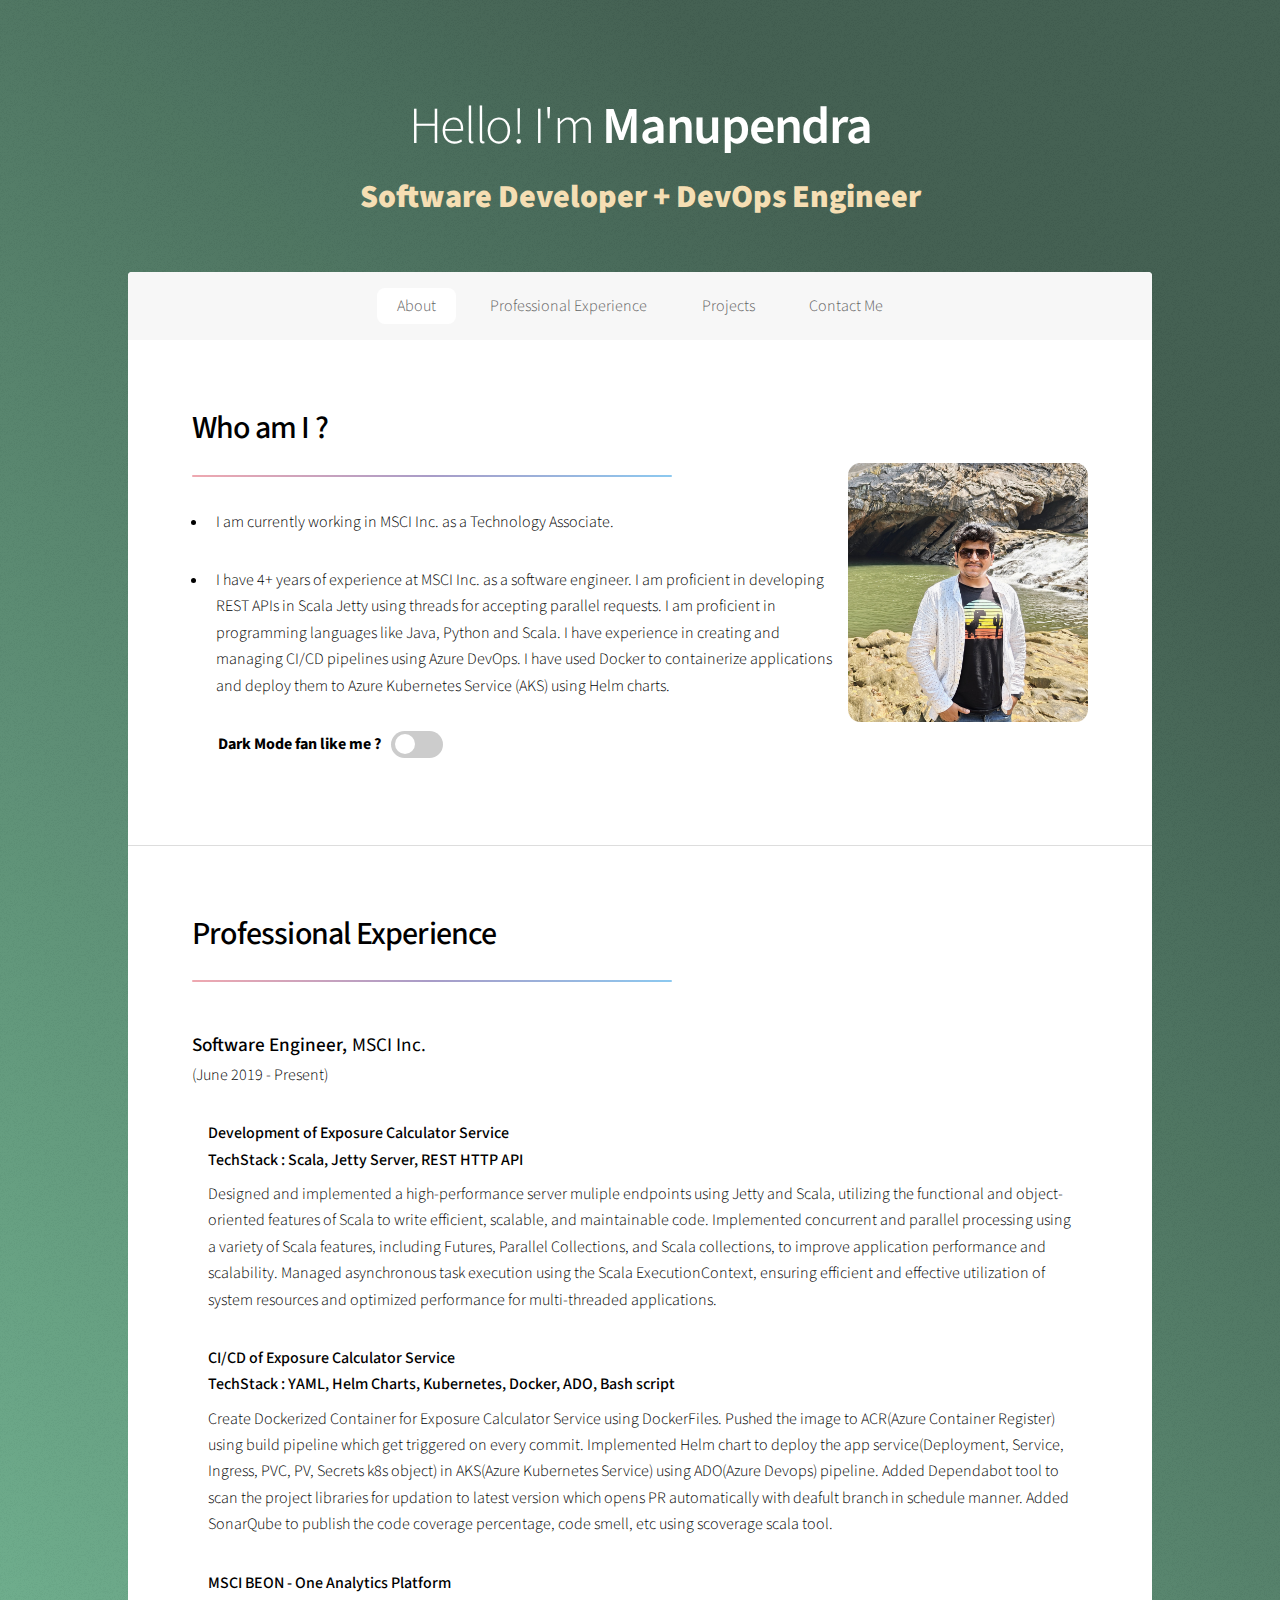
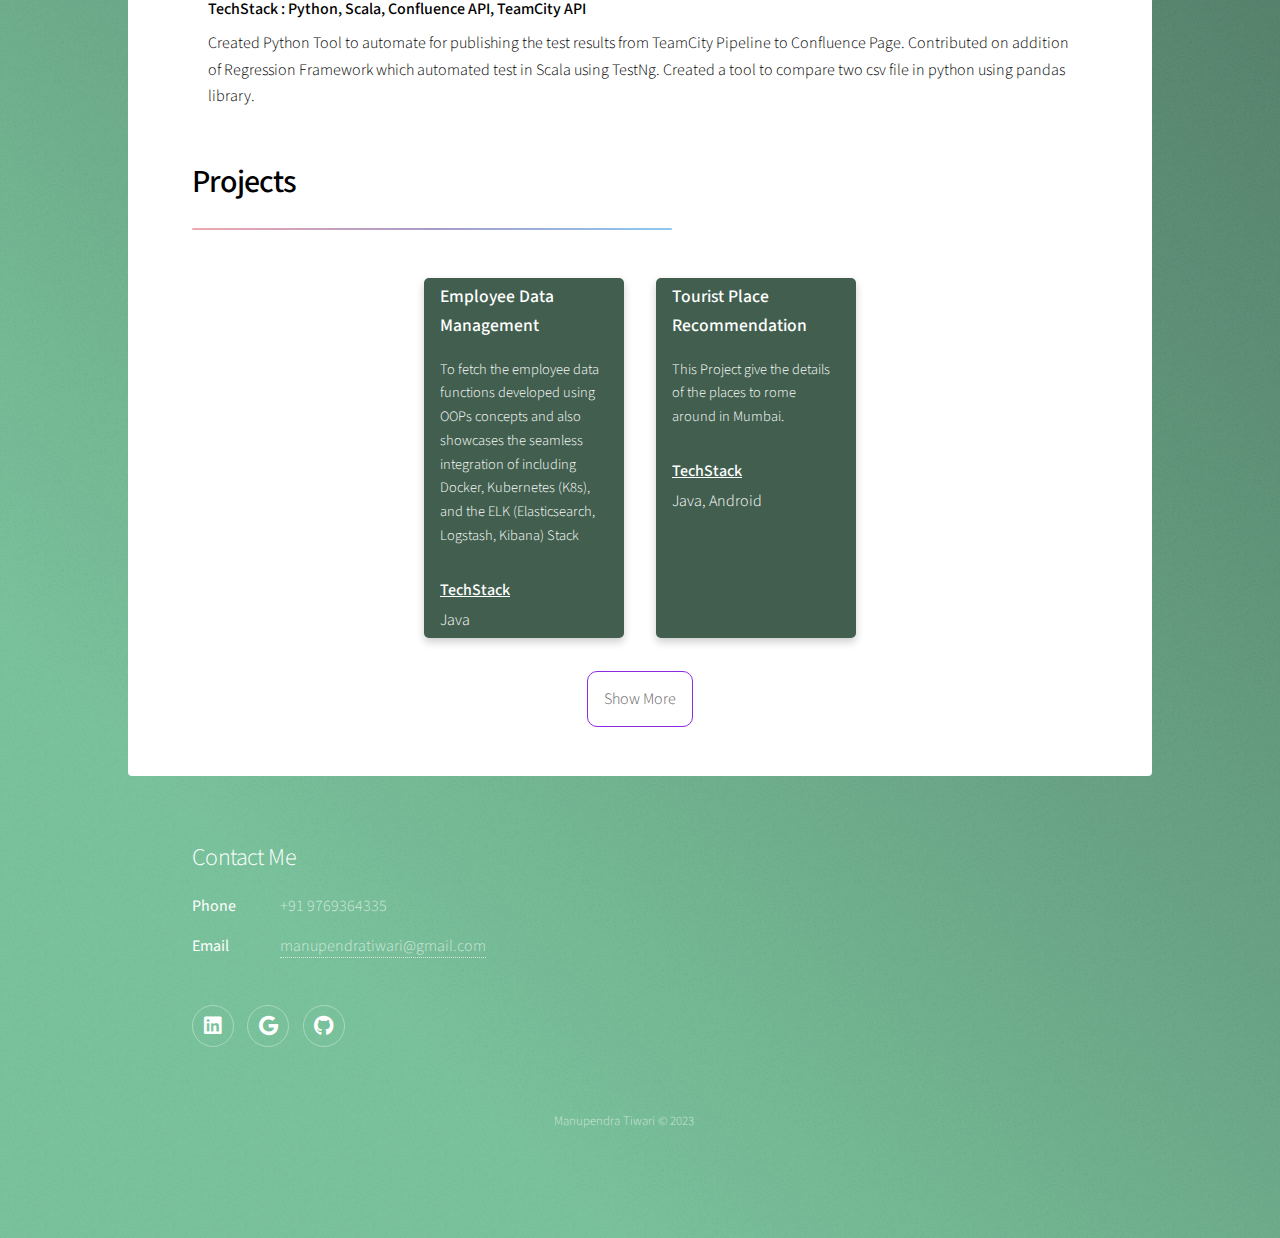
<file: index.html>
<!DOCTYPE HTML>
<html>

<head>
	<title>Manupendra Tiwari</title>
	<meta charset="utf-8" />
	<meta name="viewport" content="width=device-width, initial-scale=1, user-scalable=no" />
	<link rel="stylesheet" href="assets/css/main.css" />
	<noscript>
		<link rel="stylesheet" href="assets/css/noscript.css" />
	</noscript>
</head>

<body class="is-preload">

	<!-- Wrapper -->
	<div id="wrapper">

		<!-- Header -->
		<header id="header" class="alt">
			<h1>Hello! I'm <span class="header-name"> Manupendra </span></h1>
			<span class="skill-title">Software Developer + DevOps Engineer</span>
		</header>

		<!-- Nav -->
		<nav id="nav">
			<ul>
				<li><a href="#intro" class="active">About</a></li>
				<li><a href="#experience">Professional Experience</a></li>
				<li><a href="#projects">Projects</a></li>
				<li><a href="#footer">Contact Me</a></li>
			</ul>
		</nav>

		<!-- Main -->
		<div id="main" class="dark-mode light-mode">

			<!-- Introduction -->
			<section id="intro" class="main">

				<div class="spotlight">
					<div class="content">
						<header class="major">
							<h2 class="dark-mode light-mode">Who am I ?</h2>
						</header>
						<ul>
							<li>
								<p>
								<div>I am currently working in MSCI Inc. as a Technology Associate.</div>
								</p>
							</li>
							<li>
								<p> I have 4+ years of experience at MSCI Inc. as a software engineer. I am proficient in developing REST APIs in Scala Jetty 
								using threads for accepting parallel requests.
								I am proficient in programming languages like Java, Python and Scala. I have experience in creating and managing CI/CD pipelines using Azure DevOps.
								I have used Docker to containerize applications and deploy them to Azure Kubernetes Service (AKS) using Helm charts.
								</p>
							</li>
							<!-- Toggle Dark Mode -->
							<div class="toggler-container">
									<div class="dark-mode-text-container">
										<span class="dark-mode-text">Dark Mode fan like me ?</span>
									</div>
									<span><label class="switch">
											<input type="checkbox">
											<div class="slider round"></div>
										</label></span>
							</div>

						</ul>
					</div>
					<span class="image"><img src="images/myImg.jpeg" alt="" /></span>
				</div>
			</section>


			<!-- Experience Section -->

			<section id="experience" class="main">
				<header class="major">
					<h2 class="dark-mode light-mode">Professional Experience</h2>
				</header>
				<div class="job-container">
					<div class="job-title">Software Engineer, </div>
					<div class="company-title">MSCI Inc.</div>
				</div>
				<div class="company-time">(June 2019 - Present)</div>
				<div class="job-task-container">

					<div class="job-project-title"> Development of Exposure Calculator Service </div>
					<div class="techstack-title">TechStack : Scala, Jetty Server, REST HTTP API</div>
					<p>Designed and implemented a high-performance server muliple endpoints using Jetty and Scala, utilizing the functional and object-oriented features of Scala to write efficient, scalable, and maintainable code.
					Implemented concurrent and parallel processing using a variety of Scala features, including Futures, Parallel Collections, and Scala collections, to improve application performance and scalability.
					Managed asynchronous task execution using the Scala ExecutionContext, ensuring efficient and effective utilization of system resources and optimized performance for multi-threaded applications.</p>

					<div class="job-project-title"> CI/CD of Exposure Calculator Service </div>
					<div class="techstack-title">TechStack : YAML, Helm Charts, Kubernetes, Docker, ADO, Bash script</div>
					<p>Create Dockerized Container for Exposure Calculator Service using DockerFiles. 
					Pushed the image to ACR(Azure Container Register) using build pipeline which get triggered on every commit.
					Implemented Helm chart to deploy the app service(Deployment, Service, Ingress, PVC, PV, Secrets k8s object) in AKS(Azure Kubernetes Service) using ADO(Azure Devops) pipeline.
					Added Dependabot tool to scan the project libraries for updation to latest version which opens PR automatically with deafult branch in schedule manner.
					Added SonarQube to publish the code coverage percentage, code smell, etc using scoverage scala tool.</p>

					<div class="job-project-title">MSCI BEON - One Analytics Platform</div>
					<div class="techstack-title">TechStack : Python, Scala, Confluence API, TeamCity API</div>
					<p>Created Python Tool to automate for publishing the test results from TeamCity Pipeline to Confluence Page.
					Contributed on addition of Regression Framework which automated test in Scala using TestNg.
					Created a tool to compare two csv file in python using pandas library.</p>


				</div>
				<!-- <footer class="major">
								<ul class="actions special">
									<li><a href="generic.html" class="button">Show More</a></li>
								</ul>
						</footer> -->


				<!-- Projects Section -->

				<section id="projects" class="main">
					<header class="major">
						<h2 class="dark-mode light-mode">Projects</h2>
					</header>
					<ul class="features">
						<li>
							<a href="https://github.com/Manupendra/Employee" target="_blank"
								class="project-card-anchor-tag">
								<div id="project-card" class="project-card">
									<div class="project-card-content">
										<div class="project-title">Employee Data Management</div>
										<p class="project-content-text">To fetch the employee data functions developed using OOPs concepts and also showcases the seamless integration of including Docker, Kubernetes (K8s), and the ELK (Elasticsearch, Logstash, Kibana) Stack

										</p>
										<div class="project-techstack-title">TechStack</div>
										<div class="project-techstack-items">Java</div>
									</div>
								</div>
							</a>
						</li>
						<li>
							<a href="https://github.com/Manupendra/MumbaiTourGuide/tree/master" target="_blank"
								class="project-card-anchor-tag">
								<div id="project-card" class="project-card">
									<div class="project-card-content">
										<div class="project-title">Tourist Place Recommendation</div>
										<p class="project-content-text">This Project give the details of the places to rome around in Mumbai.
										</p>
										<div class="project-techstack-title">TechStack</div>
										<div class="project-techstack-items">Java, Android</div>
									</div>
								</div>
							</a>
						</li>
					</ul>
					<footer class="major">
						<ul class="actions special">
							<li><a href="https://www.linkedin.com/in/manupendra-tiwari" target="_blank" id="show-more"
									class="more-button light-mode dark-mode">Show More</a>
							</li>
						</ul>
					</footer>
				</section>
			</section>


			<!-- Get Started -->
			<!-- <section id="cta" class="main special">
								<header class="major">
									<h2 class="dark-mode light-mode">Congue imperdiet</h2>
									<p>Donec imperdiet consequat consequat. Suspendisse feugiat congue<br />
									posuere. Nulla massa urna, fermentum eget quam aliquet.</p>
								</header>
								<footer class="major">
									<ul class="actions special">
										<li><a href="generic.html" class="button primary">Get Started</a></li>
										<li><a href="generic.html" class="button">Learn More</a></li>
									</ul>
								</footer>
							</section> -->

		</div>

		<!-- Footer - (Contact Section) -->
		<footer id="footer">
			<section>
				<h2>Contact Me</h2>
				<dl class="alt">
					<dt>Phone</dt>
					<dd>+91 9769364335</dd>
					<dt>Email</dt>
					<dd><a href="mailto:manupendratiwari@gmail.com" target="_blank" style="cursor: pointer;">manupendratiwari@gmail.com</a>
					</dd>
				</dl>
				<ul class="icons">
					<li><a href="https://www.linkedin.com/in/manupendra-tiwari/" target="_blank"
							class="icon brands fa-linkedin alt"><span class="label">LinkedIn</span></a></li>
					<li><a href="mailto:manupendratiwari@gmail.com" target="_blank" class="icon brands fa-google alt"><span
								class="label">Gmail</span></a></li>
					<li><a href="https://github.com/Manupendra" target="_blank" class="icon brands fa-github alt"><span
								class="label">GitHub</span></a></li>
				</ul>
			</section>
			<p class="copyright">Manupendra Tiwari &copy; 2023</p>
		</footer>

	</div>

	<!-- Scripts -->
	<script src="assets/js/jquery.min.js"></script>
	<script src="assets/js/jquery.scrollex.min.js"></script>
	<script src="assets/js/jquery.scrolly.min.js"></script>
	<script src="assets/js/browser.min.js"></script>
	<script src="assets/js/breakpoints.min.js"></script>
	<script src="assets/js/util.js"></script>
	<script src="assets/js/main.js"></script>

</body>

</html>
</file>
<file: assets/css/noscript.css>
/*
	Stellar by HTML5 UP
	html5up.net | @ajlkn
	Free for personal and commercial use under the CCA 3.0 license (html5up.net/license)
*/

/* Header */

	body.is-preload #header.alt > * {
		opacity: 1;
	}

	body.is-preload #header.alt .logo {
		-moz-transform: none;
		-webkit-transform: none;
		-ms-transform: none;
		transform: none;
	}
</file>
<file: assets/css/main.css>
@import url(fontawesome-all.min.css);
@import 'https://fonts.googleapis.com/css?family=Source+Sans+Pro:300,400';


html,
body,
div,
span,
applet,
object,
iframe,
h1,
h2,
h3,
h4,
h5,
h6,
p,
blockquote,
pre,
a,
abbr,
acronym,
address,
big,
cite,
code,
del,
dfn,
em,
img,
ins,
kbd,
q,
s,
samp,
small,
strike,
strong,
sub,
sup,
tt,
var,
b,
u,
i,
center,
dl,
dt,
dd,
ol,
ul,
li,
fieldset,
form,
label,
legend,
table,
caption,
tbody,
tfoot,
thead,
tr,
th,
td,
article,
aside,
canvas,
details,
embed,
figure,
figcaption,
footer,
header,
hgroup,
menu,
nav,
output,
ruby,
section,
summary,
time,
mark,
audio,
video {
	margin: 0;
	padding: 0;
	border: 0;
	font-size: 100%;
	font: inherit;
	vertical-align: baseline;
}

article,
aside,
details,
figcaption,
figure,
footer,
header,
hgroup,
menu,
nav,
section {
	display: block;
}

body {
	line-height: 1;
}

ol,
ul {
	list-style: none;
}

blockquote,
q {
	quotes: none;
}

blockquote:before,
blockquote:after,
q:before,
q:after {
	content: '';
	content: none;
}

table {
	border-collapse: collapse;
	border-spacing: 0;
}

body {
	-webkit-text-size-adjust: none;
}

mark {
	background-color: transparent;
	color: inherit;
}

input::-moz-focus-inner {
	border: 0;
	padding: 0;
}

input,
select,
textarea {
	-moz-appearance: none;
	-webkit-appearance: none;
	-ms-appearance: none;
	appearance: none;
}

/* Dark Mode */

#main.dark-mode {
	background-color: black;
	color: white;
}

#main.dark-mode h2 {
	color: white;
}

#show-more.dark-mode {
	color: white !important;
}

/* Light Mode */

#main.light-mode {
	background-color: white;
	color: black;
}

#main.light-mode h2 {
	color: black;
}

#show-more.light-mode {
	color: #636363 !important;
}

/* DARK MODE TOGGLE */

.toggler-container{
    display: flex;
}

.dark-mode-text-container{
	text-align: end;
}

.dark-mode-text{
	padding: 10px;
	font-weight: 700;
}

/* The switch - the box around the slider */
.switch {
	position: relative;
	display: inline-block;
	width: 52px;
	height: 27px
  }
 
  /* Hide default HTML checkbox */
  .switch input {display:none;}
  
  /* The slider */
  .slider {
	position: absolute;
	cursor: pointer;
	top: 0;
	left: 0;
	right: 0;
	bottom: 0;
	background-color: #ccc;
	-webkit-transition: .4s;
	transition: .4s;
  }
  
  .slider:before {
	position: absolute;
    content: "";
    height: 20px;
    width: 20px;
    left: 4px;
    bottom: 4px;
    background-color: white;
    -webkit-transition: .4s;
    transition: .4s;
  }
  
  input:checked + .slider {
	background-color: #415e4e;
  }
  
  input:focus + .slider {
	box-shadow: 0 0 1px #415e4e;
  }
  
  input:checked + .slider:before {
	-webkit-transform: translateX(26px);
	-ms-transform: translateX(26px);
	transform: translateX(26px);
  }
  
  /* Rounded sliders */
  .slider.round {
	border-radius: 34px;
  }
  
  .slider.round:before {
	border-radius: 50%;
  }
  

/* Basic */

@-ms-viewport {
	width: device-width;
}

body {
	-ms-overflow-style: scrollbar;
}

@media screen and (max-width: 480px) {

	html,
	body {
		min-width: 320px;
	}

}

html {
	box-sizing: border-box;
}

*,
*:before,
*:after {
	box-sizing: inherit;
}

body {
	background-color: #415e4e;
	background-image: url("images/overlay.png"), -moz-linear-gradient(45deg, #79c39a 15%, #415e4e 85%);
	background-image: url("images/overlay.png"), -webkit-linear-gradient(45deg, #79c39a 15%, #415e4e 85%);
	background-image: url("images/overlay.png"), -ms-linear-gradient(45deg, #79c39a 15%, #415e4e 85%);
	background-image: url("images/overlay.png"), linear-gradient(45deg, #79c39a 15%, #415e4e 85%);
}

body.is-preload *,
body.is-preload *:before,
body.is-preload *:after {
	-moz-animation: none !important;
	-webkit-animation: none !important;
	-ms-animation: none !important;
	animation: none !important;
	-moz-transition: none !important;
	-webkit-transition: none !important;
	-ms-transition: none !important;
	transition: none !important;
}

/* Type */

body {
	background-color: #415e4e;
	color: rgba(255, 255, 255, 0.65);
}

body,
input,
select,
textarea {
	font-family: "Source Sans Pro", Helvetica, sans-serif;
	font-size: 17pt;
	font-weight: 300;
	line-height: 1.65;
}

@media screen and (max-width: 1680px) {

	body,
	input,
	select,
	textarea {
		font-size: 14pt;
	}

}

@media screen and (max-width: 1280px) {

	body,
	input,
	select,
	textarea {
		font-size: 12pt;
	}

}

@media screen and (max-width: 360px) {

	body,
	input,
	select,
	textarea {
		font-size: 11pt;
	}

}

a {
	-moz-transition: color 0.2s ease, border-bottom 0.2s ease;
	-webkit-transition: color 0.2s ease, border-bottom 0.2s ease;
	-ms-transition: color 0.2s ease, border-bottom 0.2s ease;
	transition: color 0.2s ease, border-bottom 0.2s ease;
	text-decoration: none;
	border-bottom: dotted 1px;
	color: inherit;
}

a:hover {
	border-bottom-color: transparent;
}

strong,
b {
	font-weight: 400;
}

em,
i {
	font-style: italic;
}

p {
	margin: 0 0 2em 0;
}

p.content {
	-moz-columns: 20em 2;
	-webkit-columns: 20em 2;
	-ms-columns: 20em 2;
	columns: 20em 2;
	-moz-column-gap: 2em;
	-webkit-column-gap: 2em;
	-ms-column-gap: 2em;
	column-gap: 2em;
	text-align: justify;
}

h1,
h2,
h3,
h4,
h5,
h6 {
	font-weight: 300;
	line-height: 1.5;
	margin: 0 0 0.7em 0;
	letter-spacing: -0.025em;
}

h1 a,
h2 a,
h3 a,
h4 a,
h5 a,
h6 a {
	color: inherit;
	text-decoration: none;
}

h1 {
	font-size: 2.5em;
	line-height: 1.2;
}

h2 {
	font-size: 1.5em;
}

h3 {
	font-size: 1.25em;
}

h4 {
	font-size: 1.1em;
}

h5 {
	font-size: 0.9em;
}

h6 {
	font-size: 0.7em;
}

@media screen and (max-width: 736px) {

	h1 {
		font-size: 2em;
	}

}

sub {
	font-size: 0.8em;
	position: relative;
	top: 0.5em;
}

sup {
	font-size: 0.8em;
	position: relative;
	top: -0.5em;
}

blockquote {
	border-left: solid 4px;
	font-style: italic;
	margin: 0 0 2em 0;
	padding: 0.5em 0 0.5em 2em;
}

code {
	border-radius: 8px;
	border: solid 1px;
	font-family: "Courier New", monospace;
	font-size: 0.9em;
	margin: 0 0.25em;
	padding: 0.25em 0.65em;
}

pre {
	-webkit-overflow-scrolling: touch;
	font-family: "Courier New", monospace;
	font-size: 0.9em;
	margin: 0 0 2em 0;
}

pre code {
	display: block;
	line-height: 1.75;
	padding: 1em 1.5em;
	overflow-x: auto;
}

hr {
	border: 0;
	border-bottom: solid 1px;
	margin: 2em 0;
}

hr.major {
	margin: 3em 0;
}

.align-left {
	text-align: left;
}

.align-center {
	text-align: center;
}

.align-right {
	text-align: right;
}

input,
select,
textarea {
	color: #ffffff;
}

a:hover {
	color: #ffffff;
}

strong,
b {
	color: #ffffff;
}

h1,
h2,
h3,
h4,
h5,
h6 {
	color: #ffffff;
}

blockquote {
	border-left-color: rgba(255, 255, 255, 0.35);
}

code {
	background: rgba(255, 255, 255, 0.075);
	border-color: rgba(255, 255, 255, 0.35);
}

hr {
	border-bottom-color: rgba(255, 255, 255, 0.35);
}

/* Row */

.row {
	display: flex;
	flex-wrap: wrap;
	box-sizing: border-box;
	align-items: stretch;
}

.row>* {
	box-sizing: border-box;
}

.row.gtr-uniform>*> :last-child {
	margin-bottom: 0;
}

.row.aln-left {
	justify-content: flex-start;
}

.row.aln-center {
	justify-content: center;
}

.row.aln-right {
	justify-content: flex-end;
}

.row.aln-top {
	align-items: flex-start;
}

.row.aln-middle {
	align-items: center;
}

.row.aln-bottom {
	align-items: flex-end;
}

.row>.imp {
	order: -1;
}

.row>.col-1 {
	width: 8.33333%;
}

.row>.off-1 {
	margin-left: 8.33333%;
}

.row>.col-2 {
	width: 16.66667%;
}

.row>.off-2 {
	margin-left: 16.66667%;
}

.row>.col-3 {
	width: 25%;
}

.row>.off-3 {
	margin-left: 25%;
}

.row>.col-4 {
	width: 33.33333%;
}

.row>.off-4 {
	margin-left: 33.33333%;
}

.row>.col-5 {
	width: 41.66667%;
}

.row>.off-5 {
	margin-left: 41.66667%;
}

.row>.col-6 {
	width: 50%;
}

.row>.off-6 {
	margin-left: 50%;
}

.row>.col-7 {
	width: 58.33333%;
}

.row>.off-7 {
	margin-left: 58.33333%;
}

.row>.col-8 {
	width: 66.66667%;
}

.row>.off-8 {
	margin-left: 66.66667%;
}

.row>.col-9 {
	width: 75%;
}

.row>.off-9 {
	margin-left: 75%;
}

.row>.col-10 {
	width: 83.33333%;
}

.row>.off-10 {
	margin-left: 83.33333%;
}

.row>.col-11 {
	width: 91.66667%;
}

.row>.off-11 {
	margin-left: 91.66667%;
}

.row>.col-12 {
	width: 100%;
}

.row>.off-12 {
	margin-left: 100%;
}

.row.gtr-0 {
	margin-top: 0;
	margin-left: 0em;
}

.row.gtr-0>* {
	padding: 0 0 0 0em;
}

.row.gtr-0.gtr-uniform {
	margin-top: 0em;
}

.row.gtr-0.gtr-uniform>* {
	padding-top: 0em;
}

.row.gtr-25 {
	margin-top: 0;
	margin-left: -0.375em;
}

.row.gtr-25>* {
	padding: 0 0 0 0.375em;
}

.row.gtr-25.gtr-uniform {
	margin-top: -0.375em;
}

.row.gtr-25.gtr-uniform>* {
	padding-top: 0.375em;
}

.row.gtr-50 {
	margin-top: 0;
	margin-left: -0.75em;
}

.row.gtr-50>* {
	padding: 0 0 0 0.75em;
}

.row.gtr-50.gtr-uniform {
	margin-top: -0.75em;
}

.row.gtr-50.gtr-uniform>* {
	padding-top: 0.75em;
}

.row {
	margin-top: 0;
	margin-left: -1.5em;
}

.row>* {
	padding: 0 0 0 1.5em;
}

.row.gtr-uniform {
	margin-top: -1.5em;
}

.row.gtr-uniform>* {
	padding-top: 1.5em;
}

.row.gtr-150 {
	margin-top: 0;
	margin-left: -2.25em;
}

.row.gtr-150>* {
	padding: 0 0 0 2.25em;
}

.row.gtr-150.gtr-uniform {
	margin-top: -2.25em;
}

.row.gtr-150.gtr-uniform>* {
	padding-top: 2.25em;
}

.row.gtr-200 {
	margin-top: 0;
	margin-left: -3em;
}

.row.gtr-200>* {
	padding: 0 0 0 3em;
}

.row.gtr-200.gtr-uniform {
	margin-top: -3em;
}

.row.gtr-200.gtr-uniform>* {
	padding-top: 3em;
}

@media screen and (max-width: 1680px) {

	.row {
		display: flex;
		flex-wrap: wrap;
		box-sizing: border-box;
		align-items: stretch;
	}

	.row>* {
		box-sizing: border-box;
	}

	.row.gtr-uniform>*> :last-child {
		margin-bottom: 0;
	}

	.row.aln-left {
		justify-content: flex-start;
	}

	.row.aln-center {
		justify-content: center;
	}

	.row.aln-right {
		justify-content: flex-end;
	}

	.row.aln-top {
		align-items: flex-start;
	}

	.row.aln-middle {
		align-items: center;
	}

	.row.aln-bottom {
		align-items: flex-end;
	}

	.row>.imp-xlarge {
		order: -1;
	}

	.row>.col-1-xlarge {
		width: 8.33333%;
	}

	.row>.off-1-xlarge {
		margin-left: 8.33333%;
	}

	.row>.col-2-xlarge {
		width: 16.66667%;
	}

	.row>.off-2-xlarge {
		margin-left: 16.66667%;
	}

	.row>.col-3-xlarge {
		width: 25%;
	}

	.row>.off-3-xlarge {
		margin-left: 25%;
	}

	.row>.col-4-xlarge {
		width: 33.33333%;
	}

	.row>.off-4-xlarge {
		margin-left: 33.33333%;
	}

	.row>.col-5-xlarge {
		width: 41.66667%;
	}

	.row>.off-5-xlarge {
		margin-left: 41.66667%;
	}

	.row>.col-6-xlarge {
		width: 50%;
	}

	.row>.off-6-xlarge {
		margin-left: 50%;
	}

	.row>.col-7-xlarge {
		width: 58.33333%;
	}

	.row>.off-7-xlarge {
		margin-left: 58.33333%;
	}

	.row>.col-8-xlarge {
		width: 66.66667%;
	}

	.row>.off-8-xlarge {
		margin-left: 66.66667%;
	}

	.row>.col-9-xlarge {
		width: 75%;
	}

	.row>.off-9-xlarge {
		margin-left: 75%;
	}

	.row>.col-10-xlarge {
		width: 83.33333%;
	}

	.row>.off-10-xlarge {
		margin-left: 83.33333%;
	}

	.row>.col-11-xlarge {
		width: 91.66667%;
	}

	.row>.off-11-xlarge {
		margin-left: 91.66667%;
	}

	.row>.col-12-xlarge {
		width: 100%;
	}

	.row>.off-12-xlarge {
		margin-left: 100%;
	}

	.row.gtr-0 {
		margin-top: 0;
		margin-left: 0em;
	}

	.row.gtr-0>* {
		padding: 0 0 0 0em;
	}

	.row.gtr-0.gtr-uniform {
		margin-top: 0em;
	}

	.row.gtr-0.gtr-uniform>* {
		padding-top: 0em;
	}

	.row.gtr-25 {
		margin-top: 0;
		margin-left: -0.375em;
	}

	.row.gtr-25>* {
		padding: 0 0 0 0.375em;
	}

	.row.gtr-25.gtr-uniform {
		margin-top: -0.375em;
	}

	.row.gtr-25.gtr-uniform>* {
		padding-top: 0.375em;
	}

	.row.gtr-50 {
		margin-top: 0;
		margin-left: -0.75em;
	}

	.row.gtr-50>* {
		padding: 0 0 0 0.75em;
	}

	.row.gtr-50.gtr-uniform {
		margin-top: -0.75em;
	}

	.row.gtr-50.gtr-uniform>* {
		padding-top: 0.75em;
	}

	.row {
		margin-top: 0;
		margin-left: -1.5em;
	}

	.row>* {
		padding: 0 0 0 1.5em;
	}

	.row.gtr-uniform {
		margin-top: -1.5em;
	}

	.row.gtr-uniform>* {
		padding-top: 1.5em;
	}

	.row.gtr-150 {
		margin-top: 0;
		margin-left: -2.25em;
	}

	.row.gtr-150>* {
		padding: 0 0 0 2.25em;
	}

	.row.gtr-150.gtr-uniform {
		margin-top: -2.25em;
	}

	.row.gtr-150.gtr-uniform>* {
		padding-top: 2.25em;
	}

	.row.gtr-200 {
		margin-top: 0;
		margin-left: -3em;
	}

	.row.gtr-200>* {
		padding: 0 0 0 3em;
	}

	.row.gtr-200.gtr-uniform {
		margin-top: -3em;
	}

	.row.gtr-200.gtr-uniform>* {
		padding-top: 3em;
	}

}

@media screen and (max-width: 1280px) {

	.row {
		display: flex;
		flex-wrap: wrap;
		box-sizing: border-box;
		align-items: stretch;
	}

	.row>* {
		box-sizing: border-box;
	}

	.row.gtr-uniform>*> :last-child {
		margin-bottom: 0;
	}

	.row.aln-left {
		justify-content: flex-start;
	}

	.row.aln-center {
		justify-content: center;
	}

	.row.aln-right {
		justify-content: flex-end;
	}

	.row.aln-top {
		align-items: flex-start;
	}

	.row.aln-middle {
		align-items: center;
	}

	.row.aln-bottom {
		align-items: flex-end;
	}

	.row>.imp-large {
		order: -1;
	}

	.row>.col-1-large {
		width: 8.33333%;
	}

	.row>.off-1-large {
		margin-left: 8.33333%;
	}

	.row>.col-2-large {
		width: 16.66667%;
	}

	.row>.off-2-large {
		margin-left: 16.66667%;
	}

	.row>.col-3-large {
		width: 25%;
	}

	.row>.off-3-large {
		margin-left: 25%;
	}

	.row>.col-4-large {
		width: 33.33333%;
	}

	.row>.off-4-large {
		margin-left: 33.33333%;
	}

	.row>.col-5-large {
		width: 41.66667%;
	}

	.row>.off-5-large {
		margin-left: 41.66667%;
	}

	.row>.col-6-large {
		width: 50%;
	}

	.row>.off-6-large {
		margin-left: 50%;
	}

	.row>.col-7-large {
		width: 58.33333%;
	}

	.row>.off-7-large {
		margin-left: 58.33333%;
	}

	.row>.col-8-large {
		width: 66.66667%;
	}

	.row>.off-8-large {
		margin-left: 66.66667%;
	}

	.row>.col-9-large {
		width: 75%;
	}

	.row>.off-9-large {
		margin-left: 75%;
	}

	.row>.col-10-large {
		width: 83.33333%;
	}

	.row>.off-10-large {
		margin-left: 83.33333%;
	}

	.row>.col-11-large {
		width: 91.66667%;
	}

	.row>.off-11-large {
		margin-left: 91.66667%;
	}

	.row>.col-12-large {
		width: 100%;
	}

	.row>.off-12-large {
		margin-left: 100%;
	}

	.row.gtr-0 {
		margin-top: 0;
		margin-left: 0em;
	}

	.row.gtr-0>* {
		padding: 0 0 0 0em;
	}

	.row.gtr-0.gtr-uniform {
		margin-top: 0em;
	}

	.row.gtr-0.gtr-uniform>* {
		padding-top: 0em;
	}

	.row.gtr-25 {
		margin-top: 0;
		margin-left: -0.375em;
	}

	.row.gtr-25>* {
		padding: 0 0 0 0.375em;
	}

	.row.gtr-25.gtr-uniform {
		margin-top: -0.375em;
	}

	.row.gtr-25.gtr-uniform>* {
		padding-top: 0.375em;
	}

	.row.gtr-50 {
		margin-top: 0;
		margin-left: -0.75em;
	}

	.row.gtr-50>* {
		padding: 0 0 0 0.75em;
	}

	.row.gtr-50.gtr-uniform {
		margin-top: -0.75em;
	}

	.row.gtr-50.gtr-uniform>* {
		padding-top: 0.75em;
	}

	.row {
		margin-top: 0;
		margin-left: -1.5em;
	}

	.row>* {
		padding: 0 0 0 1.5em;
	}

	.row.gtr-uniform {
		margin-top: -1.5em;
	}

	.row.gtr-uniform>* {
		padding-top: 1.5em;
	}

	.row.gtr-150 {
		margin-top: 0;
		margin-left: -2.25em;
	}

	.row.gtr-150>* {
		padding: 0 0 0 2.25em;
	}

	.row.gtr-150.gtr-uniform {
		margin-top: -2.25em;
	}

	.row.gtr-150.gtr-uniform>* {
		padding-top: 2.25em;
	}

	.row.gtr-200 {
		margin-top: 0;
		margin-left: -3em;
	}

	.row.gtr-200>* {
		padding: 0 0 0 3em;
	}

	.row.gtr-200.gtr-uniform {
		margin-top: -3em;
	}

	.row.gtr-200.gtr-uniform>* {
		padding-top: 3em;
	}

}

@media screen and (max-width: 980px) {

	.row {
		display: flex;
		flex-wrap: wrap;
		box-sizing: border-box;
		align-items: stretch;
	}

	.row>* {
		box-sizing: border-box;
	}

	.row.gtr-uniform>*> :last-child {
		margin-bottom: 0;
	}

	.row.aln-left {
		justify-content: flex-start;
	}

	.row.aln-center {
		justify-content: center;
	}

	.row.aln-right {
		justify-content: flex-end;
	}

	.row.aln-top {
		align-items: flex-start;
	}

	.row.aln-middle {
		align-items: center;
	}

	.row.aln-bottom {
		align-items: flex-end;
	}

	.row>.imp-medium {
		order: -1;
	}

	.row>.col-1-medium {
		width: 8.33333%;
	}

	.row>.off-1-medium {
		margin-left: 8.33333%;
	}

	.row>.col-2-medium {
		width: 16.66667%;
	}

	.row>.off-2-medium {
		margin-left: 16.66667%;
	}

	.row>.col-3-medium {
		width: 25%;
	}

	.row>.off-3-medium {
		margin-left: 25%;
	}

	.row>.col-4-medium {
		width: 33.33333%;
	}

	.row>.off-4-medium {
		margin-left: 33.33333%;
	}

	.row>.col-5-medium {
		width: 41.66667%;
	}

	.row>.off-5-medium {
		margin-left: 41.66667%;
	}

	.row>.col-6-medium {
		width: 50%;
	}

	.row>.off-6-medium {
		margin-left: 50%;
	}

	.row>.col-7-medium {
		width: 58.33333%;
	}

	.row>.off-7-medium {
		margin-left: 58.33333%;
	}

	.row>.col-8-medium {
		width: 66.66667%;
	}

	.row>.off-8-medium {
		margin-left: 66.66667%;
	}

	.row>.col-9-medium {
		width: 75%;
	}

	.row>.off-9-medium {
		margin-left: 75%;
	}

	.row>.col-10-medium {
		width: 83.33333%;
	}

	.row>.off-10-medium {
		margin-left: 83.33333%;
	}

	.row>.col-11-medium {
		width: 91.66667%;
	}

	.row>.off-11-medium {
		margin-left: 91.66667%;
	}

	.row>.col-12-medium {
		width: 100%;
	}

	.row>.off-12-medium {
		margin-left: 100%;
	}

	.row.gtr-0 {
		margin-top: 0;
		margin-left: 0em;
	}

	.row.gtr-0>* {
		padding: 0 0 0 0em;
	}

	.row.gtr-0.gtr-uniform {
		margin-top: 0em;
	}

	.row.gtr-0.gtr-uniform>* {
		padding-top: 0em;
	}

	.row.gtr-25 {
		margin-top: 0;
		margin-left: -0.375em;
	}

	.row.gtr-25>* {
		padding: 0 0 0 0.375em;
	}

	.row.gtr-25.gtr-uniform {
		margin-top: -0.375em;
	}

	.row.gtr-25.gtr-uniform>* {
		padding-top: 0.375em;
	}

	.row.gtr-50 {
		margin-top: 0;
		margin-left: -0.75em;
	}

	.row.gtr-50>* {
		padding: 0 0 0 0.75em;
	}

	.row.gtr-50.gtr-uniform {
		margin-top: -0.75em;
	}

	.row.gtr-50.gtr-uniform>* {
		padding-top: 0.75em;
	}

	.row {
		margin-top: 0;
		margin-left: -1.5em;
	}

	.row>* {
		padding: 0 0 0 1.5em;
	}

	.row.gtr-uniform {
		margin-top: -1.5em;
	}

	.row.gtr-uniform>* {
		padding-top: 1.5em;
	}

	.row.gtr-150 {
		margin-top: 0;
		margin-left: -2.25em;
	}

	.row.gtr-150>* {
		padding: 0 0 0 2.25em;
	}

	.row.gtr-150.gtr-uniform {
		margin-top: -2.25em;
	}

	.row.gtr-150.gtr-uniform>* {
		padding-top: 2.25em;
	}

	.row.gtr-200 {
		margin-top: 0;
		margin-left: -3em;
	}

	.row.gtr-200>* {
		padding: 0 0 0 3em;
	}

	.row.gtr-200.gtr-uniform {
		margin-top: -3em;
	}

	.row.gtr-200.gtr-uniform>* {
		padding-top: 3em;
	}

}

@media screen and (max-width: 736px) {

	.row {
		display: flex;
		flex-wrap: wrap;
		box-sizing: border-box;
		align-items: stretch;
	}

	.row>* {
		box-sizing: border-box;
	}

	.row.gtr-uniform>*> :last-child {
		margin-bottom: 0;
	}

	.row.aln-left {
		justify-content: flex-start;
	}

	.row.aln-center {
		justify-content: center;
	}

	.row.aln-right {
		justify-content: flex-end;
	}

	.row.aln-top {
		align-items: flex-start;
	}

	.row.aln-middle {
		align-items: center;
	}

	.row.aln-bottom {
		align-items: flex-end;
	}

	.row>.imp-small {
		order: -1;
	}

	.row>.col-1-small {
		width: 8.33333%;
	}

	.row>.off-1-small {
		margin-left: 8.33333%;
	}

	.row>.col-2-small {
		width: 16.66667%;
	}

	.row>.off-2-small {
		margin-left: 16.66667%;
	}

	.row>.col-3-small {
		width: 25%;
	}

	.row>.off-3-small {
		margin-left: 25%;
	}

	.row>.col-4-small {
		width: 33.33333%;
	}

	.row>.off-4-small {
		margin-left: 33.33333%;
	}

	.row>.col-5-small {
		width: 41.66667%;
	}

	.row>.off-5-small {
		margin-left: 41.66667%;
	}

	.row>.col-6-small {
		width: 50%;
	}

	.row>.off-6-small {
		margin-left: 50%;
	}

	.row>.col-7-small {
		width: 58.33333%;
	}

	.row>.off-7-small {
		margin-left: 58.33333%;
	}

	.row>.col-8-small {
		width: 66.66667%;
	}

	.row>.off-8-small {
		margin-left: 66.66667%;
	}

	.row>.col-9-small {
		width: 75%;
	}

	.row>.off-9-small {
		margin-left: 75%;
	}

	.row>.col-10-small {
		width: 83.33333%;
	}

	.row>.off-10-small {
		margin-left: 83.33333%;
	}

	.row>.col-11-small {
		width: 91.66667%;
	}

	.row>.off-11-small {
		margin-left: 91.66667%;
	}

	.row>.col-12-small {
		width: 100%;
	}

	.row>.off-12-small {
		margin-left: 100%;
	}

	.row.gtr-0 {
		margin-top: 0;
		margin-left: 0em;
	}

	.row.gtr-0>* {
		padding: 0 0 0 0em;
	}

	.row.gtr-0.gtr-uniform {
		margin-top: 0em;
	}

	.row.gtr-0.gtr-uniform>* {
		padding-top: 0em;
	}

	.row.gtr-25 {
		margin-top: 0;
		margin-left: -0.25em;
	}

	.row.gtr-25>* {
		padding: 0 0 0 0.25em;
	}

	.row.gtr-25.gtr-uniform {
		margin-top: -0.25em;
	}

	.row.gtr-25.gtr-uniform>* {
		padding-top: 0.25em;
	}

	.row.gtr-50 {
		margin-top: 0;
		margin-left: -0.5em;
	}

	.row.gtr-50>* {
		padding: 0 0 0 0.5em;
	}

	.row.gtr-50.gtr-uniform {
		margin-top: -0.5em;
	}

	.row.gtr-50.gtr-uniform>* {
		padding-top: 0.5em;
	}

	.row {
		margin-top: 0;
		margin-left: -1em;
	}

	.row>* {
		padding: 0 0 0 1em;
	}

	.row.gtr-uniform {
		margin-top: -1em;
	}

	.row.gtr-uniform>* {
		padding-top: 1em;
	}

	.row.gtr-150 {
		margin-top: 0;
		margin-left: -1.5em;
	}

	.row.gtr-150>* {
		padding: 0 0 0 1.5em;
	}

	.row.gtr-150.gtr-uniform {
		margin-top: -1.5em;
	}

	.row.gtr-150.gtr-uniform>* {
		padding-top: 1.5em;
	}

	.row.gtr-200 {
		margin-top: 0;
		margin-left: -2em;
	}

	.row.gtr-200>* {
		padding: 0 0 0 2em;
	}

	.row.gtr-200.gtr-uniform {
		margin-top: -2em;
	}

	.row.gtr-200.gtr-uniform>* {
		padding-top: 2em;
	}

}

@media screen and (max-width: 480px) {

	.row {
		display: flex;
		flex-wrap: wrap;
		box-sizing: border-box;
		align-items: stretch;
	}

	.row>* {
		box-sizing: border-box;
	}

	.row.gtr-uniform>*> :last-child {
		margin-bottom: 0;
	}

	.row.aln-left {
		justify-content: flex-start;
	}

	.row.aln-center {
		justify-content: center;
	}

	.row.aln-right {
		justify-content: flex-end;
	}

	.row.aln-top {
		align-items: flex-start;
	}

	.row.aln-middle {
		align-items: center;
	}

	.row.aln-bottom {
		align-items: flex-end;
	}

	.row>.imp-xsmall {
		order: -1;
	}

	.row>.col-1-xsmall {
		width: 8.33333%;
	}

	.row>.off-1-xsmall {
		margin-left: 8.33333%;
	}

	.row>.col-2-xsmall {
		width: 16.66667%;
	}

	.row>.off-2-xsmall {
		margin-left: 16.66667%;
	}

	.row>.col-3-xsmall {
		width: 25%;
	}

	.row>.off-3-xsmall {
		margin-left: 25%;
	}

	.row>.col-4-xsmall {
		width: 33.33333%;
	}

	.row>.off-4-xsmall {
		margin-left: 33.33333%;
	}

	.row>.col-5-xsmall {
		width: 41.66667%;
	}

	.row>.off-5-xsmall {
		margin-left: 41.66667%;
	}

	.row>.col-6-xsmall {
		width: 50%;
	}

	.row>.off-6-xsmall {
		margin-left: 50%;
	}

	.row>.col-7-xsmall {
		width: 58.33333%;
	}

	.row>.off-7-xsmall {
		margin-left: 58.33333%;
	}

	.row>.col-8-xsmall {
		width: 66.66667%;
	}

	.row>.off-8-xsmall {
		margin-left: 66.66667%;
	}

	.row>.col-9-xsmall {
		width: 75%;
	}

	.row>.off-9-xsmall {
		margin-left: 75%;
	}

	.row>.col-10-xsmall {
		width: 83.33333%;
	}

	.row>.off-10-xsmall {
		margin-left: 83.33333%;
	}

	.row>.col-11-xsmall {
		width: 91.66667%;
	}

	.row>.off-11-xsmall {
		margin-left: 91.66667%;
	}

	.row>.col-12-xsmall {
		width: 100%;
	}

	.row>.off-12-xsmall {
		margin-left: 100%;
	}

	.row.gtr-0 {
		margin-top: 0;
		margin-left: 0em;
	}

	.row.gtr-0>* {
		padding: 0 0 0 0em;
	}

	.row.gtr-0.gtr-uniform {
		margin-top: 0em;
	}

	.row.gtr-0.gtr-uniform>* {
		padding-top: 0em;
	}

	.row.gtr-25 {
		margin-top: 0;
		margin-left: -0.3125em;
	}

	.row.gtr-25>* {
		padding: 0 0 0 0.3125em;
	}

	.row.gtr-25.gtr-uniform {
		margin-top: -0.3125em;
	}

	.row.gtr-25.gtr-uniform>* {
		padding-top: 0.3125em;
	}

	.row.gtr-50 {
		margin-top: 0;
		margin-left: -0.625em;
	}

	.row.gtr-50>* {
		padding: 0 0 0 0.625em;
	}

	.row.gtr-50.gtr-uniform {
		margin-top: -0.625em;
	}

	.row.gtr-50.gtr-uniform>* {
		padding-top: 0.625em;
	}

	.row {
		margin-top: 0;
		margin-left: -1.25em;
	}

	.row>* {
		padding: 0 0 0 1.25em;
	}

	.row.gtr-uniform {
		margin-top: -1.25em;
	}

	.row.gtr-uniform>* {
		padding-top: 1.25em;
	}

	.row.gtr-150 {
		margin-top: 0;
		margin-left: -1.875em;
	}

	.row.gtr-150>* {
		padding: 0 0 0 1.875em;
	}

	.row.gtr-150.gtr-uniform {
		margin-top: -1.875em;
	}

	.row.gtr-150.gtr-uniform>* {
		padding-top: 1.875em;
	}

	.row.gtr-200 {
		margin-top: 0;
		margin-left: -2.5em;
	}

	.row.gtr-200>* {
		padding: 0 0 0 2.5em;
	}

	.row.gtr-200.gtr-uniform {
		margin-top: -2.5em;
	}

	.row.gtr-200.gtr-uniform>* {
		padding-top: 2.5em;
	}

}

/* Box */

.box {
	border-radius: 8px;
	border: solid;
	margin-bottom: 2em;
	padding: 1.5em;
}

.box> :last-child,
.box> :last-child> :last-child,
.box> :last-child> :last-child> :last-child {
	margin-bottom: 0;
}

.box.alt {
	border: 0;
	border-radius: 0;
	padding: 0;
}

.box {
	border-color: rgba(255, 255, 255, 0.35);
}

/* Button */

input[type="submit"],
input[type="reset"],
input[type="button"],
button,
.button {
	-moz-appearance: none;
	-webkit-appearance: none;
	-ms-appearance: none;
	appearance: none;
	-moz-transition: background-color 0.2s ease-in-out, color 0.2s ease-in-out;
	-webkit-transition: background-color 0.2s ease-in-out, color 0.2s ease-in-out;
	-ms-transition: background-color 0.2s ease-in-out, color 0.2s ease-in-out;
	transition: background-color 0.2s ease-in-out, color 0.2s ease-in-out;
	border-radius: 8px;
	border: 0;
	cursor: pointer;
	display: inline-block;
	font-weight: 300;
	height: 2.75em;
	line-height: 2.75em;
	min-width: 9.25em;
	padding: 0 1.5em;
	text-align: center;
	text-decoration: none;
	white-space: nowrap;
}

input[type="submit"].icon,
input[type="reset"].icon,
input[type="button"].icon,
button.icon,
.button.icon {
	padding-left: 1.35em;
}

input[type="submit"].icon:before,
input[type="reset"].icon:before,
input[type="button"].icon:before,
button.icon:before,
.button.icon:before {
	margin-right: 0.5em;
}

input[type="submit"].fit,
input[type="reset"].fit,
input[type="button"].fit,
button.fit,
.button.fit {
	width: 100%;
}

input[type="submit"].small,
input[type="reset"].small,
input[type="button"].small,
button.small,
.button.small {
	font-size: 0.8em;
}

input[type="submit"].large,
input[type="reset"].large,
input[type="button"].large,
button.large,
.button.large {
	font-size: 1.35em;
}

input[type="submit"].disabled,
input[type="submit"]:disabled,
input[type="reset"].disabled,
input[type="reset"]:disabled,
input[type="button"].disabled,
input[type="button"]:disabled,
button.disabled,
button:disabled,
.button.disabled,
.button:disabled {
	pointer-events: none;
	opacity: 0.25;
}

@media screen and (max-width: 736px) {

	input[type="submit"],
	input[type="reset"],
	input[type="button"],
	button,
	.button {
		min-width: 0;
	}

}

input[type="submit"],
input[type="reset"],
input[type="button"],
button,
.button {
	background-color: transparent;
	box-shadow: inset 0 0 0 1px rgba(255, 255, 255, 0.35);
	color: #ffffff !important;
}

input[type="submit"]:hover,
input[type="reset"]:hover,
input[type="button"]:hover,
button:hover,
.button:hover {
	background-color: rgba(255, 255, 255, 0.075);
}

input[type="submit"]:active,
input[type="reset"]:active,
input[type="button"]:active,
button:active,
.button:active {
	background-color: rgba(255, 255, 255, 0.2);
}

input[type="submit"].icon:before,
input[type="reset"].icon:before,
input[type="button"].icon:before,
button.icon:before,
.button.icon:before {
	color: rgba(255, 255, 255, 0.5);
}

input[type="submit"].primary,
input[type="reset"].primary,
input[type="button"].primary,
button.primary,
.button.primary {
	background-color: #8cc9f0;
	color: #ffffff !important;
	box-shadow: none;
}

input[type="submit"].primary:hover,
input[type="reset"].primary:hover,
input[type="button"].primary:hover,
button.primary:hover,
.button.primary:hover {
	background-color: #9acff2;
}

input[type="submit"].primary:active,
input[type="reset"].primary:active,
input[type="button"].primary:active,
button.primary:active,
.button.primary:active {
	background-color: #7ec3ee;
}

input[type="submit"].primary.icon:before,
input[type="reset"].primary.icon:before,
input[type="button"].primary.icon:before,
button.primary.icon:before,
.button.primary.icon:before {
	color: #ffffff !important;
}

/* Form */

form {
	margin: 0 0 2em 0;
}

label {
	display: block;
	font-size: 0.9em;
	font-weight: 400;
	margin: 0 0 1em 0;
}

input[type="text"],
input[type="password"],
input[type="email"],
select,
textarea {
	-moz-appearance: none;
	-webkit-appearance: none;
	-ms-appearance: none;
	appearance: none;
	border-radius: 8px;
	border: solid 1px;
	color: inherit;
	display: block;
	outline: 0;
	padding: 0 1em;
	text-decoration: none;
	width: 100%;
}

input[type="text"]:invalid,
input[type="password"]:invalid,
input[type="email"]:invalid,
select:invalid,
textarea:invalid {
	box-shadow: none;
}

select {
	background-size: 1.25rem;
	background-repeat: no-repeat;
	background-position: calc(100% - 1rem) center;
	height: 2.75em;
	padding-right: 2.75em;
	text-overflow: ellipsis;
}

select:focus::-ms-value {
	background-color: transparent;
}

select::-ms-expand {
	display: none;
}

input[type="text"],
input[type="password"],
input[type="email"],
select {
	height: 2.75em;
}

textarea {
	padding: 0.75em 1em;
}

input[type="checkbox"],
input[type="radio"] {
	-moz-appearance: none;
	-webkit-appearance: none;
	-ms-appearance: none;
	appearance: none;
	display: block;
	float: left;
	margin-right: -2em;
	opacity: 0;
	width: 1em;
	z-index: -1;
}

input[type="checkbox"]+label,
input[type="radio"]+label {
	text-decoration: none;
	cursor: pointer;
	display: inline-block;
	font-size: 1em;
	font-weight: 300;
	padding-left: 2.4em;
	padding-right: 0.75em;
	position: relative;
}

input[type="checkbox"]+label:before,
input[type="radio"]+label:before {
	-moz-osx-font-smoothing: grayscale;
	-webkit-font-smoothing: antialiased;
	display: inline-block;
	font-style: normal;
	font-variant: normal;
	text-rendering: auto;
	line-height: 1;
	text-transform: none !important;
	font-family: 'Font Awesome 5 Free';
	font-weight: 900;
}

input[type="checkbox"]+label:before,
input[type="radio"]+label:before {
	border-radius: 8px;
	border: solid 1px;
	content: '';
	display: inline-block;
	font-size: 0.8em;
	height: 2.0625em;
	left: 0;
	line-height: 2.0625em;
	position: absolute;
	text-align: center;
	top: 0;
	width: 2.0625em;
}

input[type="checkbox"]:checked+label:before,
input[type="radio"]:checked+label:before {
	content: '\f00c';
}

input[type="checkbox"]+label:before {
	border-radius: 8px;
}

input[type="radio"]+label:before {
	border-radius: 100%;
}

::-webkit-input-placeholder {
	opacity: 1.0;
}

:-moz-placeholder {
	opacity: 1.0;
}

::-moz-placeholder {
	opacity: 1.0;
}

:-ms-input-placeholder {
	opacity: 1.0;
}

label {
	color: #ffffff;
}

input[type="text"],
input[type="password"],
input[type="email"],
select,
textarea {
	background-color: rgba(255, 255, 255, 0.075);
	border-color: rgba(255, 255, 255, 0.35);
}

input[type="text"]:focus,
input[type="password"]:focus,
input[type="email"]:focus,
select:focus,
textarea:focus {
	border-color: #8cc9f0;
	box-shadow: 0 0 0 1px #8cc9f0;
}

select {
	background-image: url("data:image/svg+xml;charset=utf8,%3Csvg xmlns='http://www.w3.org/2000/svg' width='40' height='40' preserveAspectRatio='none' viewBox='0 0 40 40'%3E%3Cpath d='M9.4,12.3l10.4,10.4l10.4-10.4c0.2-0.2,0.5-0.4,0.9-0.4c0.3,0,0.6,0.1,0.9,0.4l3.3,3.3c0.2,0.2,0.4,0.5,0.4,0.9 c0,0.4-0.1,0.6-0.4,0.9L20.7,31.9c-0.2,0.2-0.5,0.4-0.9,0.4c-0.3,0-0.6-0.1-0.9-0.4L4.3,17.3c-0.2-0.2-0.4-0.5-0.4-0.9 c0-0.4,0.1-0.6,0.4-0.9l3.3-3.3c0.2-0.2,0.5-0.4,0.9-0.4S9.1,12.1,9.4,12.3z' fill='rgba(255, 255, 255, 0.35)' /%3E%3C/svg%3E");
}

select option {
	color: #ffffff;
	background: #415e4e;
}

input[type="checkbox"]+label,
input[type="radio"]+label {
	color: rgba(255, 255, 255, 0.65);
}

input[type="checkbox"]+label:before,
input[type="radio"]+label:before {
	background: rgba(255, 255, 255, 0.075);
	border-color: rgba(255, 255, 255, 0.35);
}

input[type="checkbox"]:checked+label:before,
input[type="radio"]:checked+label:before {
	background-color: #ffffff;
	border-color: #ffffff;
	color: #415e4e;
}

input[type="checkbox"]:focus+label:before,
input[type="radio"]:focus+label:before {
	border-color: #8cc9f0;
	box-shadow: 0 0 0 1px #8cc9f0;
}

::-webkit-input-placeholder {
	color: rgba(255, 255, 255, 0.5) !important;
}

:-moz-placeholder {
	color: rgba(255, 255, 255, 0.5) !important;
}

::-moz-placeholder {
	color: rgba(255, 255, 255, 0.5) !important;
}

:-ms-input-placeholder {
	color: rgba(255, 255, 255, 0.5) !important;
}

.formerize-placeholder {
	color: rgba(255, 255, 255, 0.5) !important;
}

/* Icon */

.icon {
	text-decoration: none;
	-moz-transition: background-color 0.2s ease-in-out, color 0.2s ease-in-out;
	-webkit-transition: background-color 0.2s ease-in-out, color 0.2s ease-in-out;
	-ms-transition: background-color 0.2s ease-in-out, color 0.2s ease-in-out;
	transition: background-color 0.2s ease-in-out, color 0.2s ease-in-out;
	border-bottom: none;
	position: relative;
}

.icon:before {
	-moz-osx-font-smoothing: grayscale;
	-webkit-font-smoothing: antialiased;
	display: inline-block;
	font-style: normal;
	font-variant: normal;
	text-rendering: auto;
	line-height: 1;
	text-transform: none !important;
	font-family: 'Font Awesome 5 Free';
	font-weight: 400;
}

.icon>.label {
	display: none;
}

.icon:before {
	line-height: solid;
}

.icon.solid:before {
	font-weight: 900;
}

.icon.brands:before {
	font-family: 'Font Awesome 5 Brands';
}

.icon.major {
	border: solid 1px;
	display: inline-block;
	border-radius: 100%;
	padding: 0.65em;
	margin: 0 0 2em 0;
	cursor: default;
}

.icon.major:before {
	display: inline-block;
	font-size: 6.25rem;
	width: 2.25em;
	height: 2.25em;
	line-height: 2.2em;
	border-radius: 100%;
	border: solid 1px;
	text-align: center;
}

.icon.alt {
	display: inline-block;
	border: solid 1px;
	border-radius: 100%;
}

.icon.alt:before {
	display: block;
	font-size: 1.25em;
	width: 2em;
	height: 2em;
	text-align: center;
	line-height: 2em;
}

.icon.style1 {
	color: #efa8b0;
}

.icon.style2 {
	color: #c79cc8;
}

.icon.style3 {
	color: #a89cc8;
}

.icon.style4 {
	color: #9bb2e1;
}

.icon.style5 {
	color: #8cc9f0;
}

@media screen and (max-width: 1680px) {

	.icon.major:before {
		font-size: 5.5rem;
	}

}

@media screen and (max-width: 1280px) {

	.icon.major:before {
		font-size: 4.75rem;
	}

}

@media screen and (max-width: 736px) {

	.icon.major {
		margin: 0 0 1.5em 0;
		padding: 0.35em;
	}

	.icon.major:before {
		font-size: 3.5rem;
	}

}

.icon.major {
	border-color: rgba(255, 255, 255, 0.35);
}

.icon.major:before {
	border-color: rgba(255, 255, 255, 0.35);
}

.icon.alt {
	border-color: rgba(255, 255, 255, 0.35);
	color: #ffffff;
}

.icon.alt:hover {
	background-color: rgba(255, 255, 255, 0.075);
}

.icon.alt:active {
	background-color: rgba(255, 255, 255, 0.2);
}

/* My Image - About */

.image {
	border-radius: 50%;
	border: 0;
	display: inline-block;
	position: relative;
}

.image img {
	border-radius: 50;
	display: block;
}

.image.left,
.image.right {
	max-width: 40%;
}

.image.left img,
.image.right img {
	width: 100%;
}

.image.left {
	float: left;
	margin: 0 1.5em 1em 0;
	top: 0.25em;
}

.image.right {
	float: right;
	margin: 0 0 1em 1.5em;
	top: 0.25em;
}

.image.fit {
	display: block;
	margin: 0 0 2em 0;
	width: 100%;
}

.image.fit img {
	width: 100%;
}

.image.main {
	display: block;
	margin: 0 0 3em 0;
	width: 100%;
}

.image.main img {
	width: 100%;
}

/* List */

ol {
	list-style: decimal;
	margin: 0 0 2em 0;
	padding-left: 1.25em;
}

ol li {
	padding-left: 0.25em;
}

ul {
	list-style: disc;
	margin: 0 0 2em 0;
	padding-left: 1em;
}

ul li {
	padding-left: 0.5em;
}

ul.alt {
	list-style: none;
	padding-left: 0;
}

ul.alt li {
	border-top: solid 1px;
	padding: 0.5em 0;
}

ul.alt li:first-child {
	border-top: 0;
	padding-top: 0;
}

dl {
	margin: 0 0 2em 0;
}

dl dt {
	display: block;
	font-weight: 400;
	margin: 0 0 1em 0;
}

dl dd {
	margin-left: 2em;
}

dl.alt dt {
	display: block;
	width: 3em;
	margin: 0;
	clear: left;
	float: left;
}

dl.alt dd {
	margin: 0 0 0.85em 5.5em;
}

dl.alt:after {
	content: '';
	display: block;
	clear: both;
}

ul.alt li {
	border-top-color: rgba(255, 255, 255, 0.35);
}

dl dt {
	color: #ffffff;
}

/* Actions */

ul.actions {
	display: -moz-flex;
	display: -webkit-flex;
	display: -ms-flex;
	display: flex;
	cursor: default;
	list-style: none;
	margin-left: -1em;
	padding-left: 0;
}

ul.actions li {
	padding: 0 0 0 1em;
	vertical-align: middle;
}

ul.actions.special {
	-moz-justify-content: center;
	-webkit-justify-content: center;
	-ms-justify-content: center;
	justify-content: center;
	width: 100%;
	margin-left: 0;
}

ul.actions.special li:first-child {
	padding-left: 0;
}

ul.actions.stacked {
	-moz-flex-direction: column;
	-webkit-flex-direction: column;
	-ms-flex-direction: column;
	flex-direction: column;
	margin-left: 0;
}

ul.actions.stacked li {
	padding: 1.3em 0 0 0;
}

ul.actions.stacked li:first-child {
	padding-top: 0;
}

ul.actions.fit {
	width: calc(100% + 1em);
}

ul.actions.fit li {
	-moz-flex-grow: 1;
	-webkit-flex-grow: 1;
	-ms-flex-grow: 1;
	flex-grow: 1;
	-moz-flex-shrink: 1;
	-webkit-flex-shrink: 1;
	-ms-flex-shrink: 1;
	flex-shrink: 1;
	width: 100%;
}

ul.actions.fit li>* {
	width: 100%;
}

ul.actions.fit.stacked {
	width: 100%;
}

@media screen and (max-width: 480px) {

	ul.actions:not(.fixed) {
		-moz-flex-direction: column;
		-webkit-flex-direction: column;
		-ms-flex-direction: column;
		flex-direction: column;
		margin-left: 0;
		width: 100% !important;
	}

	ul.actions:not(.fixed) li {
		-moz-flex-grow: 1;
		-webkit-flex-grow: 1;
		-ms-flex-grow: 1;
		flex-grow: 1;
		-moz-flex-shrink: 1;
		-webkit-flex-shrink: 1;
		-ms-flex-shrink: 1;
		flex-shrink: 1;
		padding: 1em 0 0 0;
		text-align: center;
		width: 100%;
	}

	ul.actions:not(.fixed) li>* {
		width: 100%;
	}

	ul.actions:not(.fixed) li:first-child {
		padding-top: 0;
	}

	ul.actions:not(.fixed) li input[type="submit"],
	ul.actions:not(.fixed) li input[type="reset"],
	ul.actions:not(.fixed) li input[type="button"],
	ul.actions:not(.fixed) li button,
	ul.actions:not(.fixed) li .button {
		width: 100%;
	}

	ul.actions:not(.fixed) li input[type="submit"].icon:before,
	ul.actions:not(.fixed) li input[type="reset"].icon:before,
	ul.actions:not(.fixed) li input[type="button"].icon:before,
	ul.actions:not(.fixed) li button.icon:before,
	ul.actions:not(.fixed) li .button.icon:before {
		margin-left: -0.5rem;
	}

}

/* Icons */

ul.icons {
	cursor: default;
	list-style: none;
	padding-left: 0;
}

ul.icons li {
	display: inline-block;
	padding: 0 0.65em 0 0;
}

ul.icons li:last-child {
	padding-right: 0 !important;
}

/* Section/Article */

section.special,
article.special {
	text-align: center;
}

header.major {
	margin-bottom: 3em;
}

header.major h2 {
	font-weight: 500;
	font-size: 2em;
}

header.major h2:after {
	display: block;
	content: '';
	width: 15em;
	height: 2px;
	margin: 0.7em 0 1em 0;
	border-radius: 2px;
}

section.special header.major h2:after,
article.special header.major h2:after {
	margin-left: auto;
	margin-right: auto;
}

header.major p {
	font-size: 1.25em;
	letter-spacing: -0.025em;
}

header.major.special {
	text-align: center;
}

header.major.special h2:after {
	margin-left: auto;
	margin-right: auto;
}

footer.major {
	margin-top: 3em;
}

@media screen and (max-width: 736px) {
	header.major h2:after {
		width: 100%;
	}

	header.major {
		margin-bottom: 0;
	}

	header.major h2 {
		font-size: 1.5em;
	}

	header.major p {
		font-size: 1em;
		letter-spacing: 0;
	}

	header.major p br {
		display: none;
	}

	footer.major {
		margin-top: 0;
	}

}

header.major h2:after {
	background-color: rgba(255, 255, 255, 0.35);
}

/* Table */

.table-wrapper {
	-webkit-overflow-scrolling: touch;
	overflow-x: auto;
}

table {
	margin: 0 0 2em 0;
	width: 100%;
}

table tbody tr {
	border: solid 1px;
	border-left: 0;
	border-right: 0;
}

table td {
	padding: 0.75em 0.75em;
}

table th {
	font-size: 0.9em;
	font-weight: 400;
	padding: 0 0.75em 0.75em 0.75em;
	text-align: left;
}

table thead {
	border-bottom: solid 2px;
}

table tfoot {
	border-top: solid 2px;
}

table.alt {
	border-collapse: separate;
}

table.alt tbody tr td {
	border: solid 1px;
	border-left-width: 0;
	border-top-width: 0;
}

table.alt tbody tr td:first-child {
	border-left-width: 1px;
}

table.alt tbody tr:first-child td {
	border-top-width: 1px;
}

table.alt thead {
	border-bottom: 0;
}

table.alt tfoot {
	border-top: 0;
}

table tbody tr {
	border-color: rgba(255, 255, 255, 0.35);
}

table tbody tr:nth-child(2n + 1) {
	background-color: rgba(255, 255, 255, 0.075);
}

table th {
	color: #ffffff;
}

table thead {
	border-bottom-color: rgba(255, 255, 255, 0.35);
}

table tfoot {
	border-top-color: rgba(255, 255, 255, 0.35);
}

table.alt tbody tr td {
	border-color: rgba(255, 255, 255, 0.35);
}

/* Projects Section */

.features {
	display: -moz-flex;
	display: -webkit-flex;
	display: -ms-flex;
	display: flex;
	-moz-flex-wrap: wrap;
	-webkit-flex-wrap: wrap;
	-ms-flex-wrap: wrap;
	flex-wrap: wrap;
	-moz-justify-content: center;
	-webkit-justify-content: center;
	-ms-justify-content: center;
	justify-content: center;
	width: calc(100% + 2em);
	margin: 0 0 3em -2em;
	padding: 0;
	list-style: none;
}

.features li {
	width: calc(25% - 2em);
	margin-left: 2em;
	margin-top: 3em;
	padding: 0;
}

.features li:nth-child(1),
.features li:nth-child(2),
.features li:nth-child(3),
.features li:nth-child(4) {
	margin-top: 0;
}

.features li> :last-child {
	margin-bottom: 0;
}


.project-card {
	box-shadow: 0 4px 8px 0 rgba(0, 0, 0, 0.2);
	box-shadow: 0 4px 8px 0 rgba(0, 0, 0, 0.2);
	transition: 0.2s;
	height: 22.5em;
	width: 100%;
	border-radius: 5px;
	cursor: pointer;
	background-color: #415e4e;
	color: white;
}

.project-card:hover {
	color: burlywood;
}

.project-card-content {
	padding: 4px 16px;
}

.project-card:hover {
	box-shadow: 0 8px 16px 0 rgba(0, 0, 0, 0.2);
}

.project-title {
	font-size: 1.1em;
	font-weight: 500;
	margin-bottom: 1em;
}

.project-content-text {
	font-size: 0.9em;
}

.project-techstack-title{
	text-decoration: underline;
	font-weight: 500;
	margin-bottom: 0.25em;
}

.project-techstack-items{
	font-size: 1em;
}

.project-card-anchor-tag {
	text-decoration: none;
}

#show-more.more-button {
	padding: 16px;
	border: 1px solid blueviolet;
	border-radius: 10px;
	text-decoration: none;
}

#show-more.more-button:hover {
	border-color: #dddddd;
}

@media screen and (max-width: 980px) {

	.features li {
		width: calc(50% - 2em);
	}

	.features li:nth-child(3),
	.features li:nth-child(4) {
		margin-top: 3em;
	}

	.project-content-text {
		font-size: 1em;
		text-align: justify;
	}

	.project-card {
		height: 20em;
	}

}

@media screen and (max-width: 736px) {

	.features {
		width: 100%;
		margin: 0 0 2em 0;
	}

	.features li {
		width: 100%;
		margin-left: 0;
		margin-top: 2em;
	}

	.features li:nth-child(2),
	.features li:nth-child(3),
	.features li:nth-child(4) {
		margin-top: 2em;
	}

}

/* Statistics */

.statistics {
	display: -moz-flex;
	display: -webkit-flex;
	display: -ms-flex;
	display: flex;
	width: 100%;
	margin: 0 0 3em 0;
	padding: 0;
	list-style: none;
	cursor: default;
}

.statistics li {
	-moz-flex: 1;
	-webkit-flex: 1;
	-ms-flex: 1;
	flex: 1;
	padding: 1.5em;
	color: #ffffff;
	text-align: center;
}

.statistics li.style1 {
	background-color: #efa8b0;
}

.statistics li.style2 {
	background-color: #c79cc8;
}

.statistics li.style3 {
	background-color: #a89cc8;
}

.statistics li.style4 {
	background-color: #9bb2e1;
}

.statistics li.style5 {
	background-color: #8cc9f0;
}

.statistics li strong,
.statistics li b {
	display: block;
	font-size: 2em;
	line-height: 1.1;
	color: inherit !important;
	font-weight: 300;
	letter-spacing: -0.025em;
}

.statistics li:first-child {
	border-top-left-radius: 8px;
	border-bottom-left-radius: 8px;
}

.statistics li:last-child {
	border-top-right-radius: 8px;
	border-bottom-right-radius: 8px;
}

.statistics li .icon {
	display: inline-block;
}

.statistics li .icon:before {
	font-size: 2.75rem;
	line-height: 1.3;
}

@media screen and (max-width: 980px) {

	.statistics li strong,
	.statistics li b {
		font-size: 1.5em;
	}

}

@media screen and (max-width: 736px) {

	.statistics {
		display: block;
		width: 20em;
		max-width: 100%;
		margin: 0 auto 2em auto;
	}

	.statistics li:first-child {
		border-bottom-left-radius: 0;
		border-top-right-radius: 8px;
	}

	.statistics li:last-child {
		border-top-right-radius: 0;
		border-bottom-left-radius: 8px;
	}

	.statistics li .icon:before {
		font-size: 3.75rem;
	}

	.statistics li strong,
	.statistics li b {
		font-size: 2.5em;
	}

}

/* Experience Section */

.job-container{
	display: flex;
}

.job-title {
	font-size: 1.2em;
	font-weight: 500;
	margin-right: 5px;
}

.company-title {
	font-size: 1.2em;
	font-weight: 400;
}

.company-time {
	font-size: 1em;
	font-weight: 300;
	margin-bottom: 1em;
}

.job-task-container{
	padding: 16px;
}

.job-project-title {
	font-size: 1em;
	font-weight: 500;
}
.sub-company-title {
	font-size: 1em;
}
.techstack-title {
	font-size: 1em;
	font-weight: 500;
	padding-bottom: 0.5em;
}


/* Projects Section II */

.spotlight {
	display: -moz-flex;
	display: -webkit-flex;
	display: -ms-flex;
	display: flex;
	-moz-align-items: center;
	-webkit-align-items: center;
	-ms-align-items: center;
	align-items: center;
	margin: 0 0 2em 0;
}

.spotlight .content {
	-moz-flex: 1;
	-webkit-flex: 1;
	-ms-flex: 1;
	flex: 1;
}

.spotlight .content> :last-child {
	margin-bottom: 0;
}

.spotlight .content header.major {
	margin: 0 0 2em 0;
}


.spotlight .image img {
	display: block;
	width: 15em;
	border-radius: 5%;
}


@media screen and (max-width: 980px) {

	.spotlight {
		-moz-flex-direction: column-reverse;
		-webkit-flex-direction: column-reverse;
		-ms-flex-direction: column-reverse;
		flex-direction: column-reverse;
	}

	.job-title {
		font-size: 1em;
	}
	
	.company-title {
		font-size: 0.95em;
	}

	.spotlight .content {
		-moz-flex: 0 1 auto;
		-webkit-flex: 0 1 auto;
		-ms-flex: 0 1 auto;
		flex: 0 1 auto;
		width: 100%;
	}

	.spotlight .content .actions {
		-moz-justify-content: center;
		-webkit-justify-content: center;
		-ms-justify-content: center;
		justify-content: center;
		width: calc(100% + 1em);
	}

	.spotlight .image {
		-moz-flex: 0 1 auto;
		-webkit-flex: 0 1 auto;
		-ms-flex: 0 1 auto;
		flex: 0 1 auto;
		margin-left: 0;
		margin-bottom: 2em;
	}

}

@media screen and (max-width: 736px) {

	.spotlight .image {
		padding: 0.35em;
	}

	.spotlight .image img {
		width: 12em;
	}

}

.spotlight .image {
	border-color: rgba(255, 255, 255, 0.35);
}

/* Header */

#header {
	padding: 5em 5em 1em 5em;
	text-align: center;
}

#header h1 {
	margin: 0 0 0.25em 0;
}

#header p {
	font-size: 1.25em;
	letter-spacing: -0.025em;
}

#header.alt {
	padding: 7em 5em 4em 5em;
}

#header.alt h1 {
	font-size: 3.25em;
}

#header.alt>* {
	-moz-transition: opacity 3s ease;
	-webkit-transition: opacity 3s ease;
	-ms-transition: opacity 3s ease;
	transition: opacity 3s ease;
	-moz-transition-delay: 0.5s;
	-webkit-transition-delay: 0.5s;
	-ms-transition-delay: 0.5s;
	transition-delay: 0.5s;
	opacity: 1;
}

#header.alt .logo {
	-moz-transition: opacity 1.25s ease, -moz-transform 0.5s ease;
	-webkit-transition: opacity 1.25s ease, -webkit-transform 0.5s ease;
	-ms-transition: opacity 1.25s ease, -ms-transform 0.5s ease;
	transition: opacity 1.25s ease, transform 0.5s ease;
	-moz-transition-delay: 0s;
	-webkit-transition-delay: 0s;
	-ms-transition-delay: 0s;
	transition-delay: 0s;
	display: block;
	margin: 0 0 1.5em 0;
}

#header.alt .logo img {
	display: block;
	margin: 0 auto;
	height: 20em;
	width: 15em;
	border-radius: 25%;
}

#header .header-text {
	font-size: 2em;
	color: white;
	font-weight: 600;
}

#header .header-name {
	font-size: 1em;
	color: white;
	font-weight: 600;
}

#header .skill-title {
	font-size: 2em;
	font-weight: 900;
	color: wheat;
}

@media screen and (max-width: 1280px) {

	#header {
		padding: 4em 4em 0.1em 4em;
	}

	#header.alt {
		padding: 6em 4em 3em 4em;
	}

}

@media screen and (max-width: 980px) {

	#header {
		padding: 4em 3em 0.1em 3em;
	}

	#header.alt {
		padding: 5em 3em 2em 3em;
	}

}

@media screen and (max-width: 736px) {

	#header {
		padding: 3em 2em 0.1em 2em;
	}

	#header p {
		font-size: 1em;
		letter-spacing: 0;
	}

	#header p br {
		display: none;
	}

	#header.alt {
		padding: 4em 2em 1em 2em;
	}

	#header.alt h1 {
		font-size: 2.5em;
	}

}

@media screen and (max-width: 480px) {

	#header {
		padding: 3em 1.5em 0.1em 1.5em;
	}

	#header.alt {
		padding: 4em 1.5em 1em 1.5em;
	}

}

@media screen and (max-width: 360px) {

	#header {
		padding: 2.5em 1em 0.1em 1em;
	}

	#header.alt {
		padding: 3.5em 1em 0.5em 1em;
	}

}

body.is-preload #header.alt>* {
	opacity: 0;
}

body.is-preload #header.alt .logo {
	-moz-transform: scale(0.8) rotate(-30deg);
	-webkit-transform: scale(0.8) rotate(-30deg);
	-ms-transform: scale(0.8) rotate(-30deg);
	transform: scale(0.8) rotate(-30deg);
}

/* Nav */

#nav {
	-moz-transition: background-color 0.2s ease, border-top-left-radius 0.2s ease, border-top-right-radius 0.2s ease, padding 0.2s ease;
	-webkit-transition: background-color 0.2s ease, border-top-left-radius 0.2s ease, border-top-right-radius 0.2s ease, padding 0.2s ease;
	-ms-transition: background-color 0.2s ease, border-top-left-radius 0.2s ease, border-top-right-radius 0.2s ease, padding 0.2s ease;
	transition: background-color 0.2s ease, border-top-left-radius 0.2s ease, border-top-right-radius 0.2s ease, padding 0.2s ease;
	background-color: #ffffff;
	color: #636363;
	position: absolute;
	width: 64em;
	max-width: calc(100% - 4em);
	padding: 1em;
	background-color: #f7f7f7;
	border-top-left-radius: 0.25em;
	border-top-right-radius: 0.25em;
	cursor: default;
	text-align: center;
}

#nav input,
#nav select,
#nav textarea {
	color: #636363;
}

#nav a:hover {
	color: #636363;
}

#nav strong,
#nav b {
	color: #636363;
}

#nav h1,
#nav h2,
#nav h3,
#nav h4,
#nav h5,
#nav h6 {
	color: #636363;
}

#nav blockquote {
	border-left-color: #dddddd;
}

#nav code {
	background: rgba(222, 222, 222, 0.25);
	border-color: #dddddd;
}

#nav hr {
	border-bottom-color: #dddddd;
}

#nav+#main {
	padding-top: 4.25em;
}

#nav ul {
	margin: 0;
	padding: 0;
	list-style: none;
}

#nav ul li {
	-moz-transition: margin 0.2s ease;
	-webkit-transition: margin 0.2s ease;
	-ms-transition: margin 0.2s ease;
	transition: margin 0.2s ease;
	display: inline-block;
	margin: 0 0.35em;
	padding: 0;
	vertical-align: middle;
}

#nav ul li a {
	-moz-transition: font-size 0.2s ease;
	-webkit-transition: font-size 0.2s ease;
	-ms-transition: font-size 0.2s ease;
	transition: font-size 0.2s ease;
	display: inline-block;
	height: 2.25em;
	line-height: 2.25em;
	padding: 0 1.25em;
	border: 0;
	border-radius: 8px;
	box-shadow: inset 0 0 0 1px transparent;
}

#nav ul li a:hover {
	background-color: rgba(222, 222, 222, 0.25);
}

#nav ul li a.active {
	background-color: #ffffff;
	box-shadow: none;
}

#nav.alt {
	position: fixed;
	top: 0;
	padding: 0.5em 1em;
	background-color: rgba(247, 247, 247, 0.95);
	border-top-left-radius: 0;
	border-top-right-radius: 0;
	z-index: 10000;
}

#nav.alt ul li {
	margin: 0 0.175em;
}

#nav.alt ul li a {
	font-size: 0.9em;
}

@media screen and (max-width: 736px) {

	#nav {
		display: none;
	}

	#nav+#main {
		padding-top: 0;
	}

}

/* Main */

#main {
	background-color: #ffffff;
	color: #636363;
	border-radius: 0.25em;
}

#main input,
#main select,
#main textarea {
	color: #636363;
}

#main a:hover {
	color: #636363;
}

#main strong,
#main b {
	color: #636363;
}

#main h1,
#main h2,
#main h3,
#main h4,
#main h5,
#main h6 {
	color: #636363;
}

#main blockquote {
	border-left-color: #dddddd;
}

#main code {
	background: rgba(222, 222, 222, 0.25);
	border-color: #dddddd;
}

#main hr {
	border-bottom-color: #dddddd;
}

#main .box {
	border-color: #dddddd;
}

#main input[type="submit"],
#main input[type="reset"],
#main input[type="button"],
#main button,
#main .button {
	background-color: transparent;
	box-shadow: inset 0 0 0 1px #dddddd;
	color: #636363 !important;
}

#main input[type="submit"]:hover,
#main input[type="reset"]:hover,
#main input[type="button"]:hover,
#main button:hover,
#main .button:hover {
	background-color: rgba(222, 222, 222, 0.25);
}

#main input[type="submit"]:active,
#main input[type="reset"]:active,
#main input[type="button"]:active,
#main button:active,
#main .button:active {
	background-color: rgba(222, 222, 222, 0.5);
}

#main input[type="submit"].icon:before,
#main input[type="reset"].icon:before,
#main input[type="button"].icon:before,
#main button.icon:before,
#main .button.icon:before {
	color: rgba(99, 99, 99, 0.25);
}

#main input[type="submit"].primary,
#main input[type="reset"].primary,
#main input[type="button"].primary,
#main button.primary,
#main .button.primary {
	background-color: #8cc9f0;
	color: #ffffff !important;
	box-shadow: none;
}

#main input[type="submit"].primary:hover,
#main input[type="reset"].primary:hover,
#main input[type="button"].primary:hover,
#main button.primary:hover,
#main .button.primary:hover {
	background-color: #9acff2;
}

#main input[type="submit"].primary:active,
#main input[type="reset"].primary:active,
#main input[type="button"].primary:active,
#main button.primary:active,
#main .button.primary:active {
	background-color: #7ec3ee;
}

#main input[type="submit"].primary.icon:before,
#main input[type="reset"].primary.icon:before,
#main input[type="button"].primary.icon:before,
#main button.primary.icon:before,
#main .button.primary.icon:before {
	color: #ffffff !important;
}

#main label {
	color: #636363;
}

#main input[type="text"],
#main input[type="password"],
#main input[type="email"],
#main select,
#main textarea {
	background-color: rgba(222, 222, 222, 0.25);
	border-color: #dddddd;
}

#main input[type="text"]:focus,
#main input[type="password"]:focus,
#main input[type="email"]:focus,
#main select:focus,
#main textarea:focus {
	border-color: #8cc9f0;
	box-shadow: 0 0 0 1px #8cc9f0;
}

#main select {
	background-image: url("data:image/svg+xml;charset=utf8,%3Csvg xmlns='http://www.w3.org/2000/svg' width='40' height='40' preserveAspectRatio='none' viewBox='0 0 40 40'%3E%3Cpath d='M9.4,12.3l10.4,10.4l10.4-10.4c0.2-0.2,0.5-0.4,0.9-0.4c0.3,0,0.6,0.1,0.9,0.4l3.3,3.3c0.2,0.2,0.4,0.5,0.4,0.9 c0,0.4-0.1,0.6-0.4,0.9L20.7,31.9c-0.2,0.2-0.5,0.4-0.9,0.4c-0.3,0-0.6-0.1-0.9-0.4L4.3,17.3c-0.2-0.2-0.4-0.5-0.4-0.9 c0-0.4,0.1-0.6,0.4-0.9l3.3-3.3c0.2-0.2,0.5-0.4,0.9-0.4S9.1,12.1,9.4,12.3z' fill='%23dddddd' /%3E%3C/svg%3E");
}

#main select option {
	color: #636363;
	background: #ffffff;
}

#main input[type="checkbox"]+label,
#main input[type="radio"]+label {
	color: #636363;
}

#main input[type="checkbox"]+label:before,
#main input[type="radio"]+label:before {
	background: rgba(222, 222, 222, 0.25);
	border-color: #dddddd;
}

#main input[type="checkbox"]:checked+label:before,
#main input[type="radio"]:checked+label:before {
	background-color: #636363;
	border-color: #636363;
	color: #ffffff;
}

#main input[type="checkbox"]:focus+label:before,
#main input[type="radio"]:focus+label:before {
	border-color: #8cc9f0;
	box-shadow: 0 0 0 1px #8cc9f0;
}

#main ::-webkit-input-placeholder {
	color: rgba(99, 99, 99, 0.25) !important;
}

#main :-moz-placeholder {
	color: rgba(99, 99, 99, 0.25) !important;
}

#main ::-moz-placeholder {
	color: rgba(99, 99, 99, 0.25) !important;
}

#main :-ms-input-placeholder {
	color: rgba(99, 99, 99, 0.25) !important;
}

#main .formerize-placeholder {
	color: rgba(99, 99, 99, 0.25) !important;
}

#main .icon.major {
	border-color: #dddddd;
}

#main .icon.major:before {
	border-color: #dddddd;
}

#main .icon.alt {
	border-color: #dddddd;
	color: #636363;
}

#main .icon.alt:hover {
	background-color: rgba(222, 222, 222, 0.25);
}

#main .icon.alt:active {
	background-color: rgba(222, 222, 222, 0.5);
}

#main ul.alt li {
	border-top-color: #dddddd;
}

#main dl dt {
	color: #636363;
}

#main header.major h2:after {
	background-color: #dddddd;
	background-image: -moz-linear-gradient(90deg, #efa8b0, #a89cc8, #8cc9f0);
	background-image: -webkit-linear-gradient(90deg, #efa8b0, #a89cc8, #8cc9f0);
	background-image: -ms-linear-gradient(90deg, #efa8b0, #a89cc8, #8cc9f0);
	background-image: linear-gradient(90deg, #efa8b0, #a89cc8, #8cc9f0);
}

#main table tbody tr {
	border-color: #dddddd;
}

#main table tbody tr:nth-child(2n + 1) {
	background-color: rgba(222, 222, 222, 0.25);
}

#main table th {
	color: #636363;
}

#main table thead {
	border-bottom-color: #dddddd;
}

#main table tfoot {
	border-top-color: #dddddd;
}

#main table.alt tbody tr td {
	border-color: #dddddd;
}

#main .spotlight .image {
	border-color: #dddddd;
}

#main>.main {
	padding: 5em 5em 3em 5em;
	border-top: solid 1px #dddddd;
}

#main>.main:first-child {
	border-top: 0;
}

#main>.main>.image.main:first-child {
	margin: -5em 0 5em -5em;
	width: calc(100% + 10em);
	border-top-right-radius: 0.25em;
	border-top-left-radius: 0.25em;
	border-bottom-right-radius: 0;
	border-bottom-left-radius: 0;
}

#main>.main>.image.main:first-child img {
	border-top-right-radius: 0.25em;
	border-top-left-radius: 0.25em;
	border-bottom-right-radius: 0;
	border-bottom-left-radius: 0;
}

@media screen and (max-width: 1280px) {

	#main>.main {
		padding: 4em 4em 2em 4em;
	}

	#main>.main>.image.main:first-child {
		margin: -4em 0 4em -4em;
		width: calc(100% + 8em);
	}

}

@media screen and (max-width: 980px) {

	#main>.main {
		padding: 4em 3em 2em 3em;
	}

	#main>.main>.image.main:first-child {
		margin: -4em 0 4em -3em;
		width: calc(100% + 6em);
	}

}

@media screen and (max-width: 736px) {

	#main>.main {
		padding: 3em 2em 1em 2em;
	}

	#main>.main>.image.main:first-child {
		margin: -3em 0 2em -2em;
		width: calc(100% + 4em);
	}

}

@media screen and (max-width: 480px) {

	#main>.main {
		padding: 3em 1.5em 1em 1.5em;
	}

	#main>.main>.image.main:first-child {
		margin: -3em 0 1.5em -1.5em;
		width: calc(100% + 3em);
	}

}

@media screen and (max-width: 360px) {

	#main {
		border-radius: 0;
	}

	#main>.main {
		padding: 2.5em 1em 0.5em 1em;
	}

	#main>.main>.image.main:first-child {
		margin: -2.5em 0 1.5em -1em;
		width: calc(100% + 2em);
		border-radius: 0;
	}

	#main>.main>.image.main:first-child img {
		border-radius: 0;
	}

}


/* Footer */

#footer {
	display: -moz-flex;
	display: -webkit-flex;
	display: -ms-flex;
	display: flex;
	-moz-flex-wrap: wrap;
	-webkit-flex-wrap: wrap;
	-ms-flex-wrap: wrap;
	flex-wrap: wrap;
	padding: 5em 5em 3em 5em;
	width: calc(100% + 2em);
	margin: 0 0 3em -2em;
}

#footer>* {
	width: calc(50% - 2em);
	margin-left: 2em;
}

#footer .copyright {
	width: 100%;
	margin: 2.5em 0 2em 0;
	font-size: 0.8em;
	text-align: center;
}

@media screen and (max-width: 1280px) {

	#footer {
		padding: 4em 4em 2em 4em;
	}

}

@media screen and (max-width: 980px) {

	#footer {
		padding: 4em 3em 2em 3em;
		display: block;
		margin: 0 0 3em 0;
		width: 100%;
	}

	#footer>* {
		width: 100%;
		margin-left: 0;
		margin-bottom: 3em;
	}

	#footer .copyright {
		text-align: left;
	}

}

@media screen and (max-width: 736px) {

	#footer {
		padding: 3em 2em 1em 2em;
	}

}

@media screen and (max-width: 480px) {

	#footer {
		padding: 3em 1.5em 1em 1.5em;
	}

}

@media screen and (max-width: 480px) {

	#footer {
		padding: 2.5em 1em 0.5em 1em;
	}

}

/* Wrapper */

#wrapper {
	width: 64em;
	max-width: calc(100% - 4em);
	margin: 0 auto;
}


@media screen and (max-width: 480px) {

	#wrapper {
		max-width: calc(100% - 2em);
	}

}

@media screen and (max-width: 360px) {

	#wrapper {
		max-width: 100%;
	}

}
</file>
